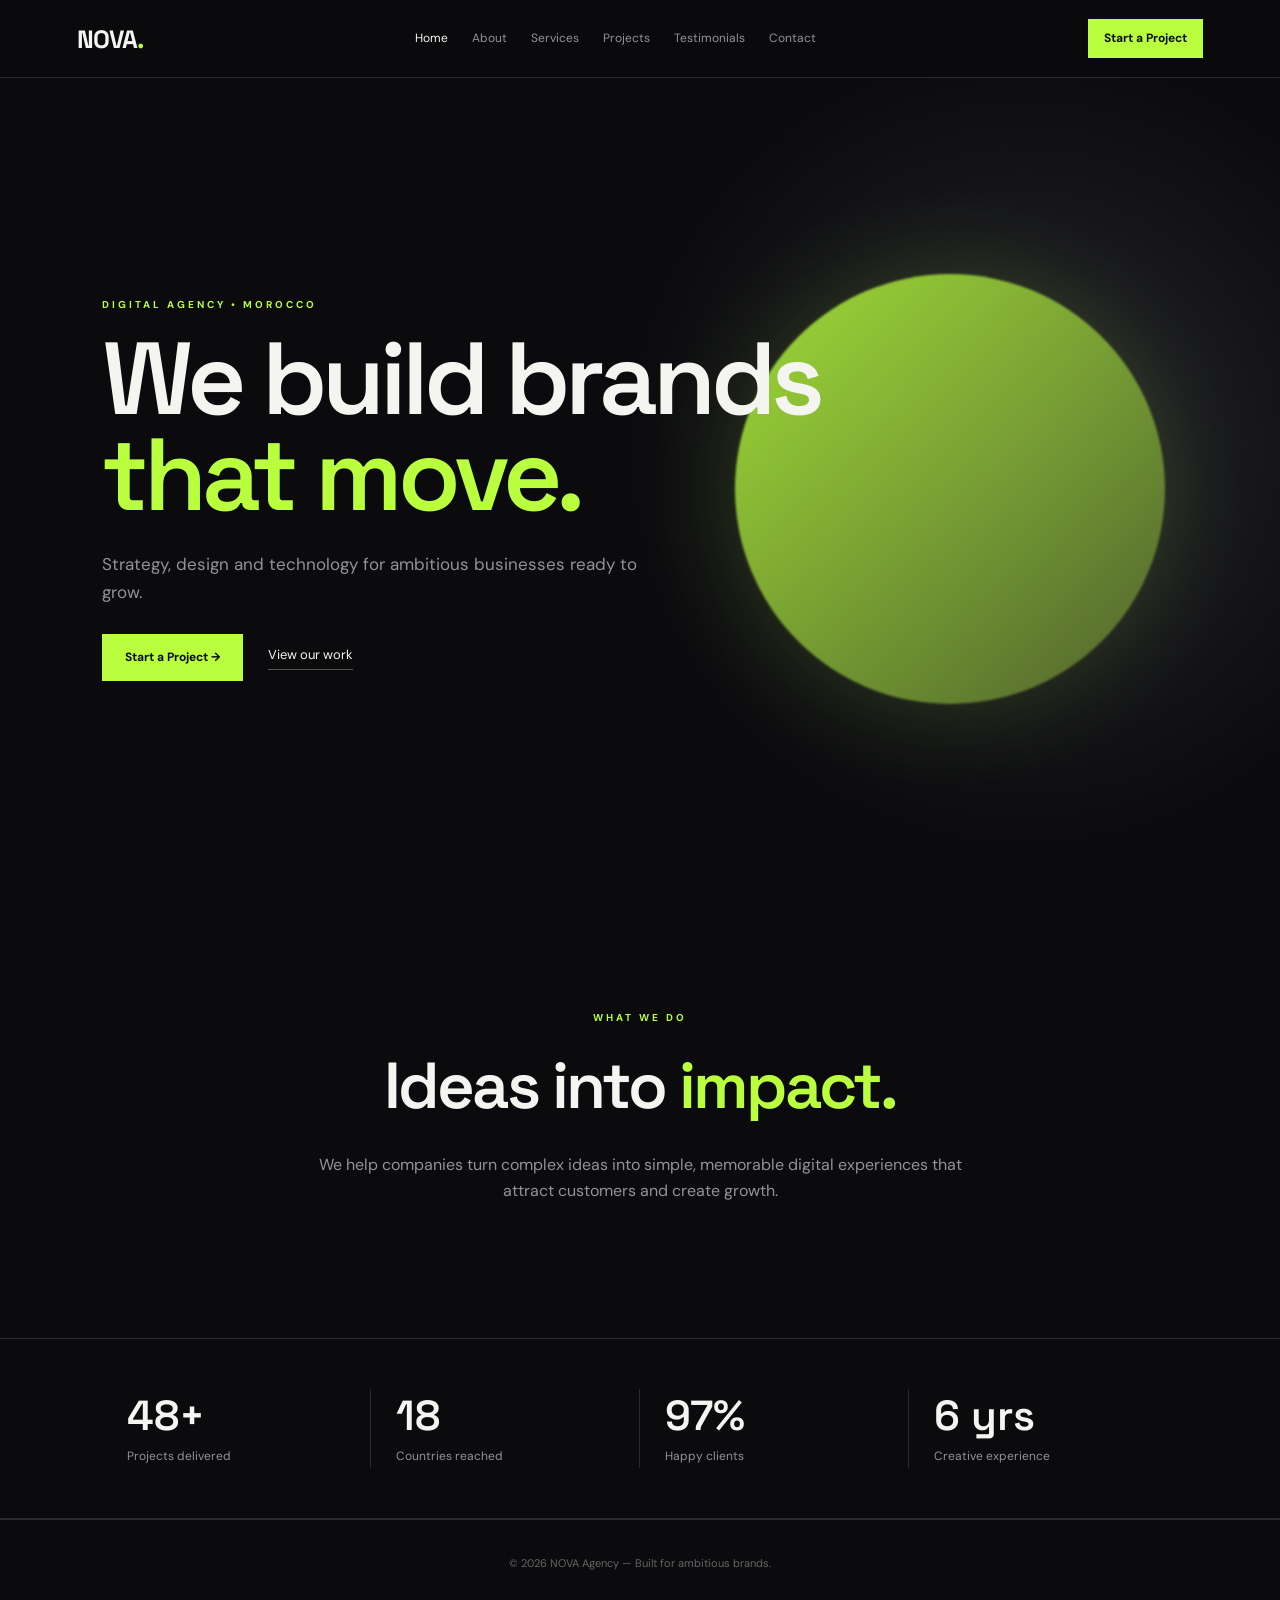
<file: index.html>
<!DOCTYPE html>
<html lang="en">
<head><meta charset="UTF-8"><link rel="icon" href="./N.jpg" type="image/jpeg"><meta name="viewport" content="width=device-width,initial-scale=1.0"><title>NOVA — Digital Agency</title><link rel="stylesheet" href="style.css"></head>
<body>
<header class="header"><a class="logo" href="index.html">NOVA<span>.</span></a><nav><a class="active" href="index.html">Home</a><a href="about.html">About</a><a href="services.html">Services</a><a href="projects.html">Projects</a><a href="testimonials.html">Testimonials</a><a href="contact.html">Contact</a></nav><a class="btn small" href="contact.html">Start a Project</a></header>
<main>
<section class="hero"><div class="hero-copy reveal"><p class="eyebrow">DIGITAL AGENCY • MOROCCO</p><h1>We build brands<br><em>that move.</em></h1><p class="hero-text">Strategy, design and technology for ambitious businesses ready to grow.</p><div class="actions"><a class="btn" href="contact.html">Start a Project →</a><a class="ghost" href="projects.html">View our work</a></div></div><div class="orb"></div></section>
<section class="section intro reveal"><p class="eyebrow">WHAT WE DO</p><h2>Ideas into <em>impact.</em></h2><p>We help companies turn complex ideas into simple, memorable digital experiences that attract customers and create growth.</p></section>
<section class="stats"><div><b>48+</b><span>Projects delivered</span></div><div><b>18</b><span>Countries reached</span></div><div><b>97%</b><span>Happy clients</span></div><div><b>6 yrs</b><span>Creative experience</span></div></section>
</main><footer>© 2026 NOVA Agency — Built for ambitious brands.</footer><script src="script.js"></script></body></html>
</file>
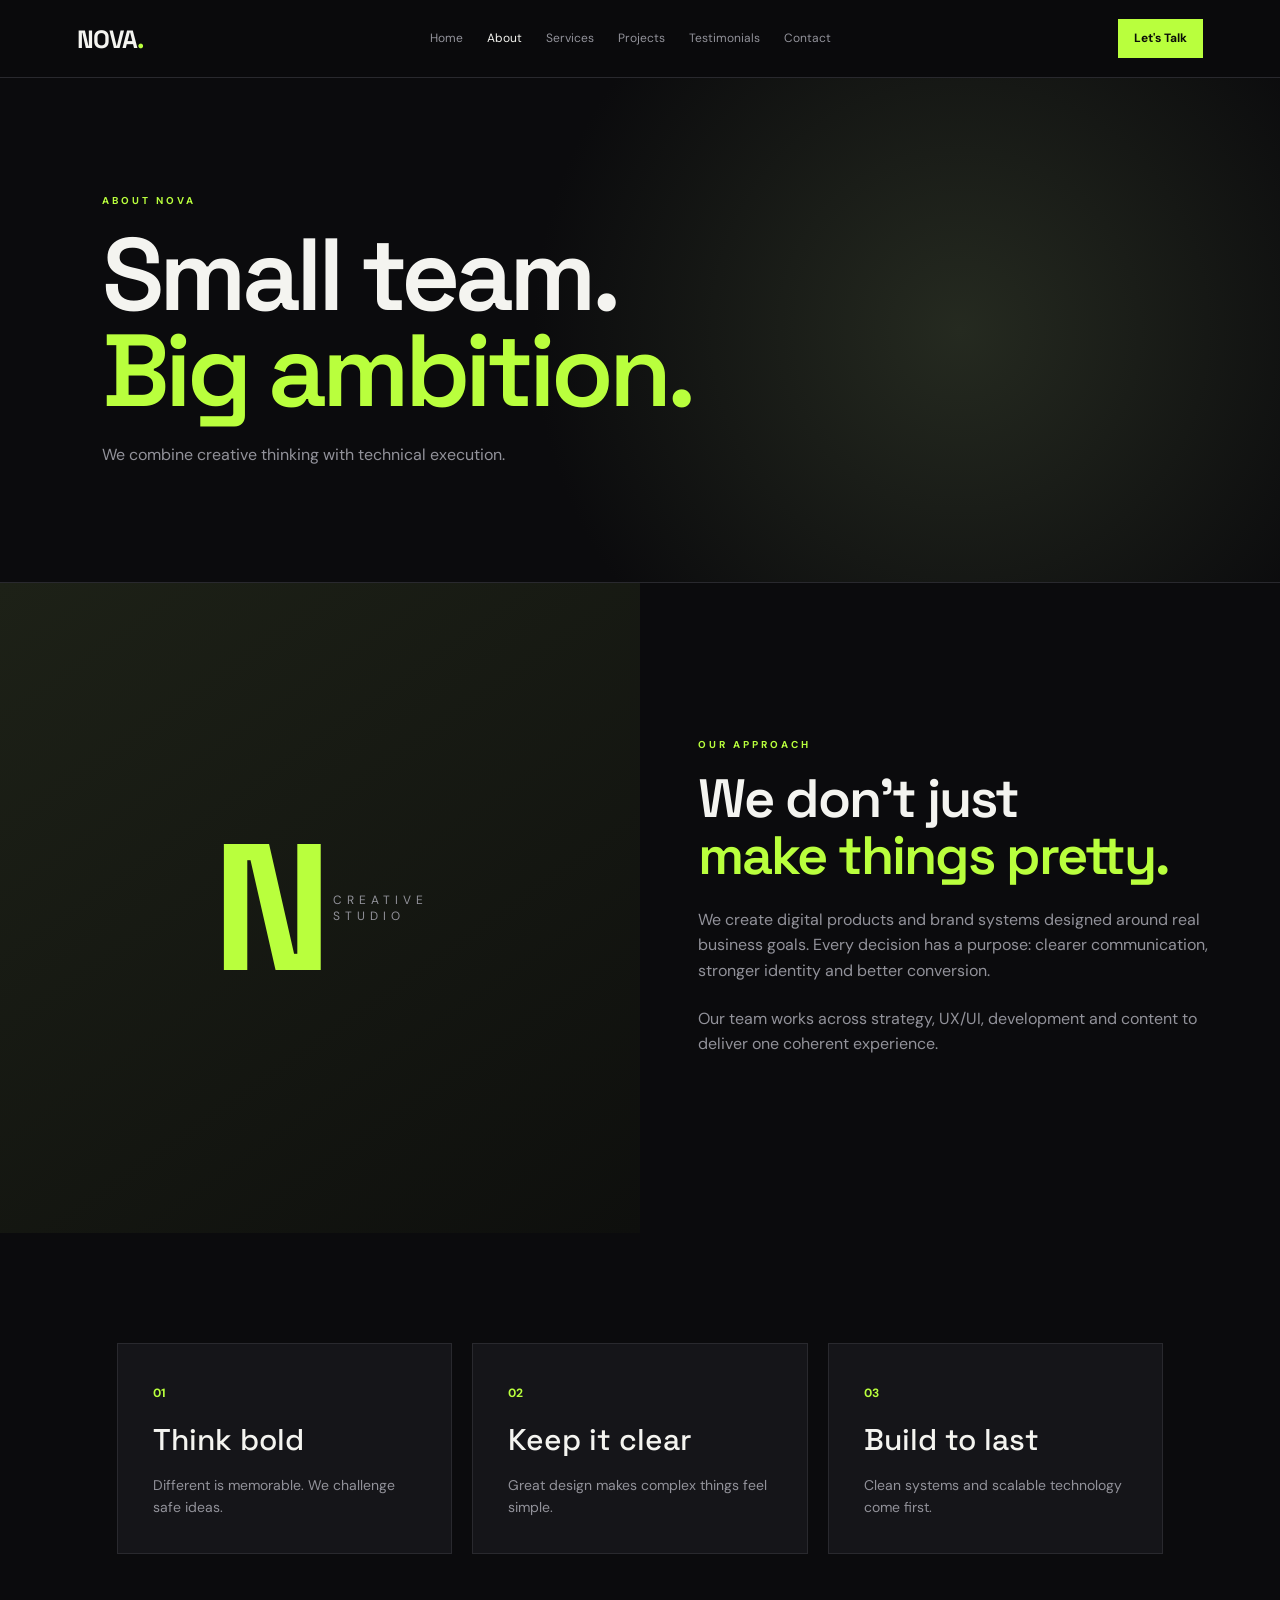
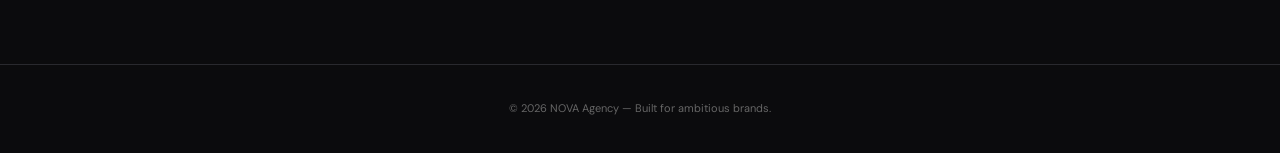
<file: about.html>
<!DOCTYPE html>
<html lang="en">
<head>
    <meta charset="UTF-8">
    <link rel="icon" href="./N.jpg" type="image/jpeg">
    <meta name="viewport" content="width=device-width,initial-scale=1.0"><title>NOVA — About</title><link rel="stylesheet" href="style.css"></head>
<body><header class="header"><a class="logo" href="index.html">NOVA<span>.</span></a><nav><a href="index.html">Home</a><a class="active" href="about.html">About</a><a href="services.html">Services</a><a href="projects.html">Projects</a><a href="testimonials.html">Testimonials</a><a href="contact.html">Contact</a></nav><a class="btn small" href="contact.html">Let's Talk</a></header>
<section class="page-hero"><p class="eyebrow">ABOUT NOVA</p><h1>Small team.<br><em>Big ambition.</em></h1><p>We combine creative thinking with technical execution.</p></section>
<main><section class="split reveal"><div class="visual visual-one">N<br><small>CREATIVE<br>STUDIO</small></div><div class="split-copy"><p class="eyebrow">OUR APPROACH</p><h2>We don't just<br><em>make things pretty.</em></h2><p>We create digital products and brand systems designed around real business goals. Every decision has a purpose: clearer communication, stronger identity and better conversion.</p><p>Our team works across strategy, UX/UI, development and content to deliver one coherent experience.</p></div></section>
<section class="section values"><div class="value reveal"><b>01</b><h3>Think bold</h3><p>Different is memorable. We challenge safe ideas.</p></div><div class="value reveal"><b>02</b><h3>Keep it clear</h3><p>Great design makes complex things feel simple.</p></div><div class="value reveal"><b>03</b><h3>Build to last</h3><p>Clean systems and scalable technology come first.</p></div></section></main><footer>© 2026 NOVA Agency — Built for ambitious brands.</footer><script src="script.js"></script></body></html>
</file>
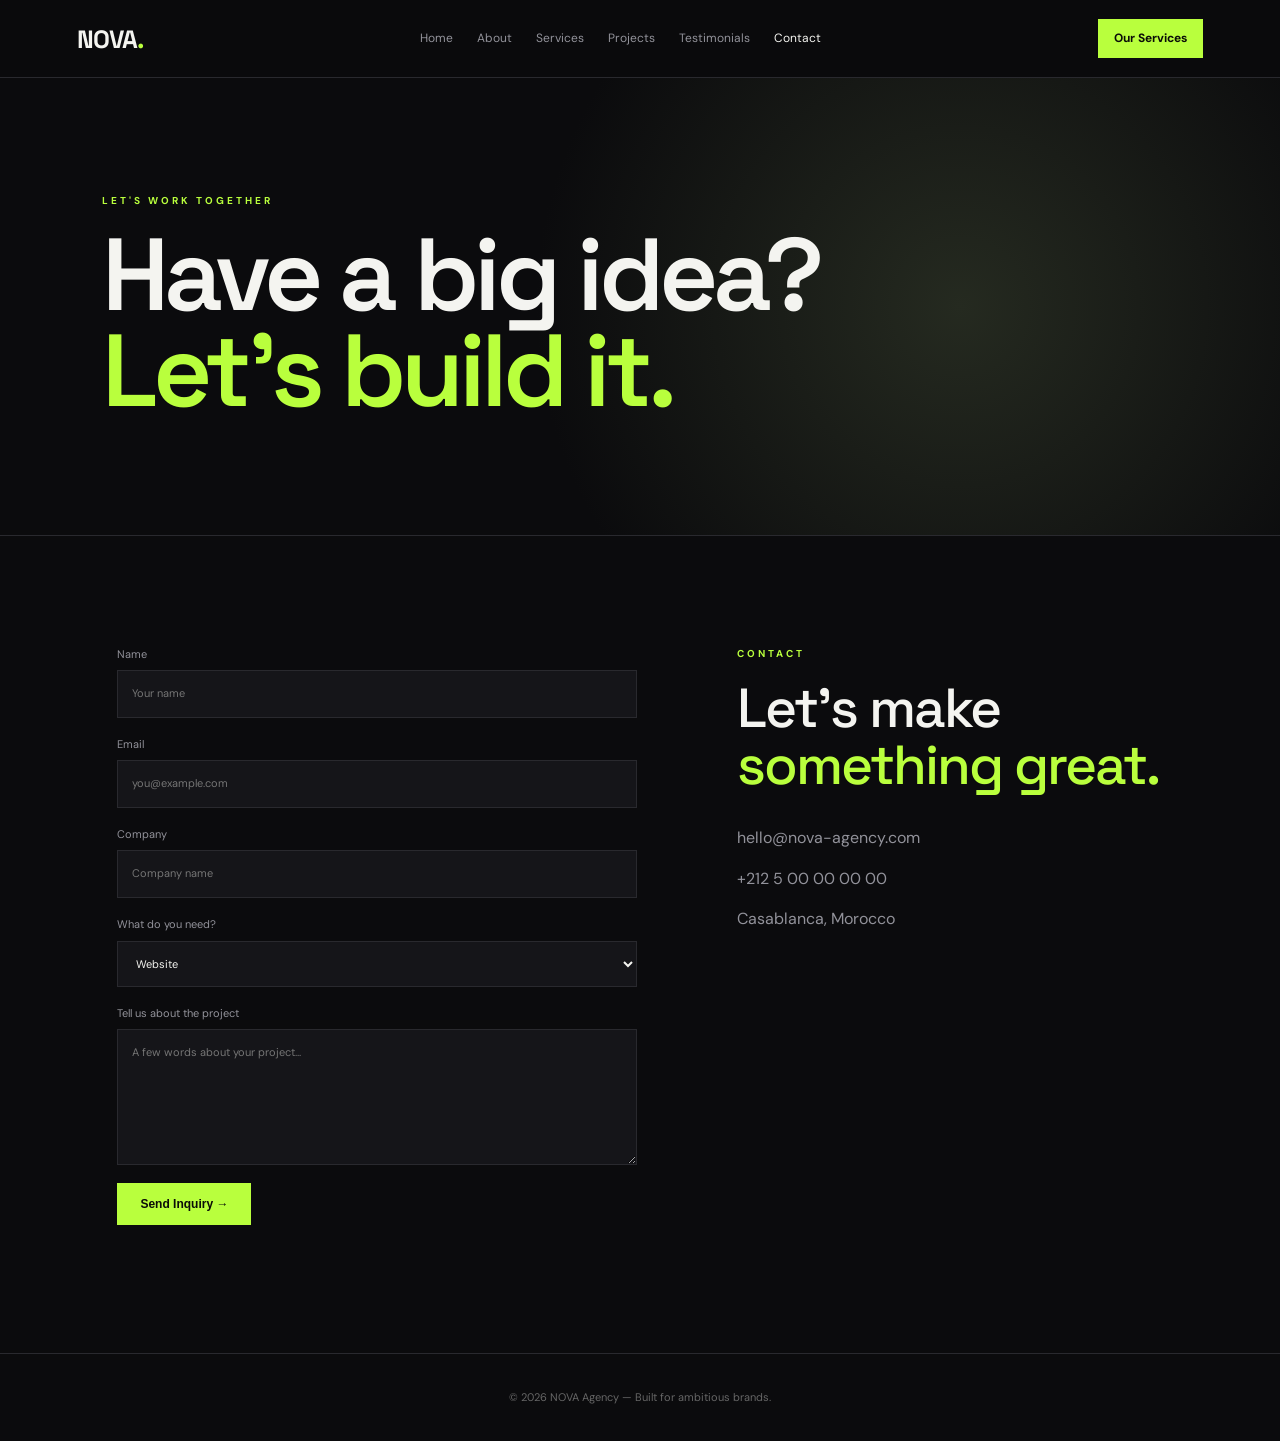
<file: contact.html>
<!DOCTYPE html>
<html lang="en"><head><link rel="icon" href="./N.jpg" type="image/jpeg"><meta charset="UTF-8"><meta name="viewport" content="width=device-width,initial-scale=1.0"><title>NOVA — Contact</title><link rel="stylesheet" href="style.css"></head>
<body><header class="header"><a class="logo" href="index.html">NOVA<span>.</span></a><nav><a href="index.html">Home</a><a href="about.html">About</a><a href="services.html">Services</a><a href="projects.html">Projects</a><a href="testimonials.html">Testimonials</a><a class="active" href="contact.html">Contact</a></nav><a class="btn small" href="services.html">Our Services</a></header>
<section class="page-hero"><p class="eyebrow">LET'S WORK TOGETHER</p><h1>Have a big idea?<br><em>Let's build it.</em></h1></section>
<main class="section contact-grid"><form action="https://formspree.io/f/mzezbopy"  method="POST"  class="form reveal" onsubmit="return sendForm(event)"><label>Name<input required placeholder="Your name"></label><label>Email<input required type="email" placeholder="you@example.com"></label><label>Company<input placeholder="Company name"></label><label>What do you need?<select><option>Website</option><option>Brand Identity</option><option>UI/UX Design</option><option>Digital Strategy</option></select></label><label>Tell us about the project<textarea rows="6" placeholder="A few words about your project..."></textarea></label><button class="btn" type="submit">Send Inquiry →</button><p id="message"></p></form><aside class="contact-side reveal"><p class="eyebrow">CONTACT</p><h2>Let's make<br><em>something great.</em></h2><p>hello@nova-agency.com</p><p>+212 5 00 00 00 00</p><p>Casablanca, Morocco</p></aside></main><footer>© 2026 NOVA Agency — Built for ambitious brands.</footer><script src="script.js"></script></body></html>
</file>
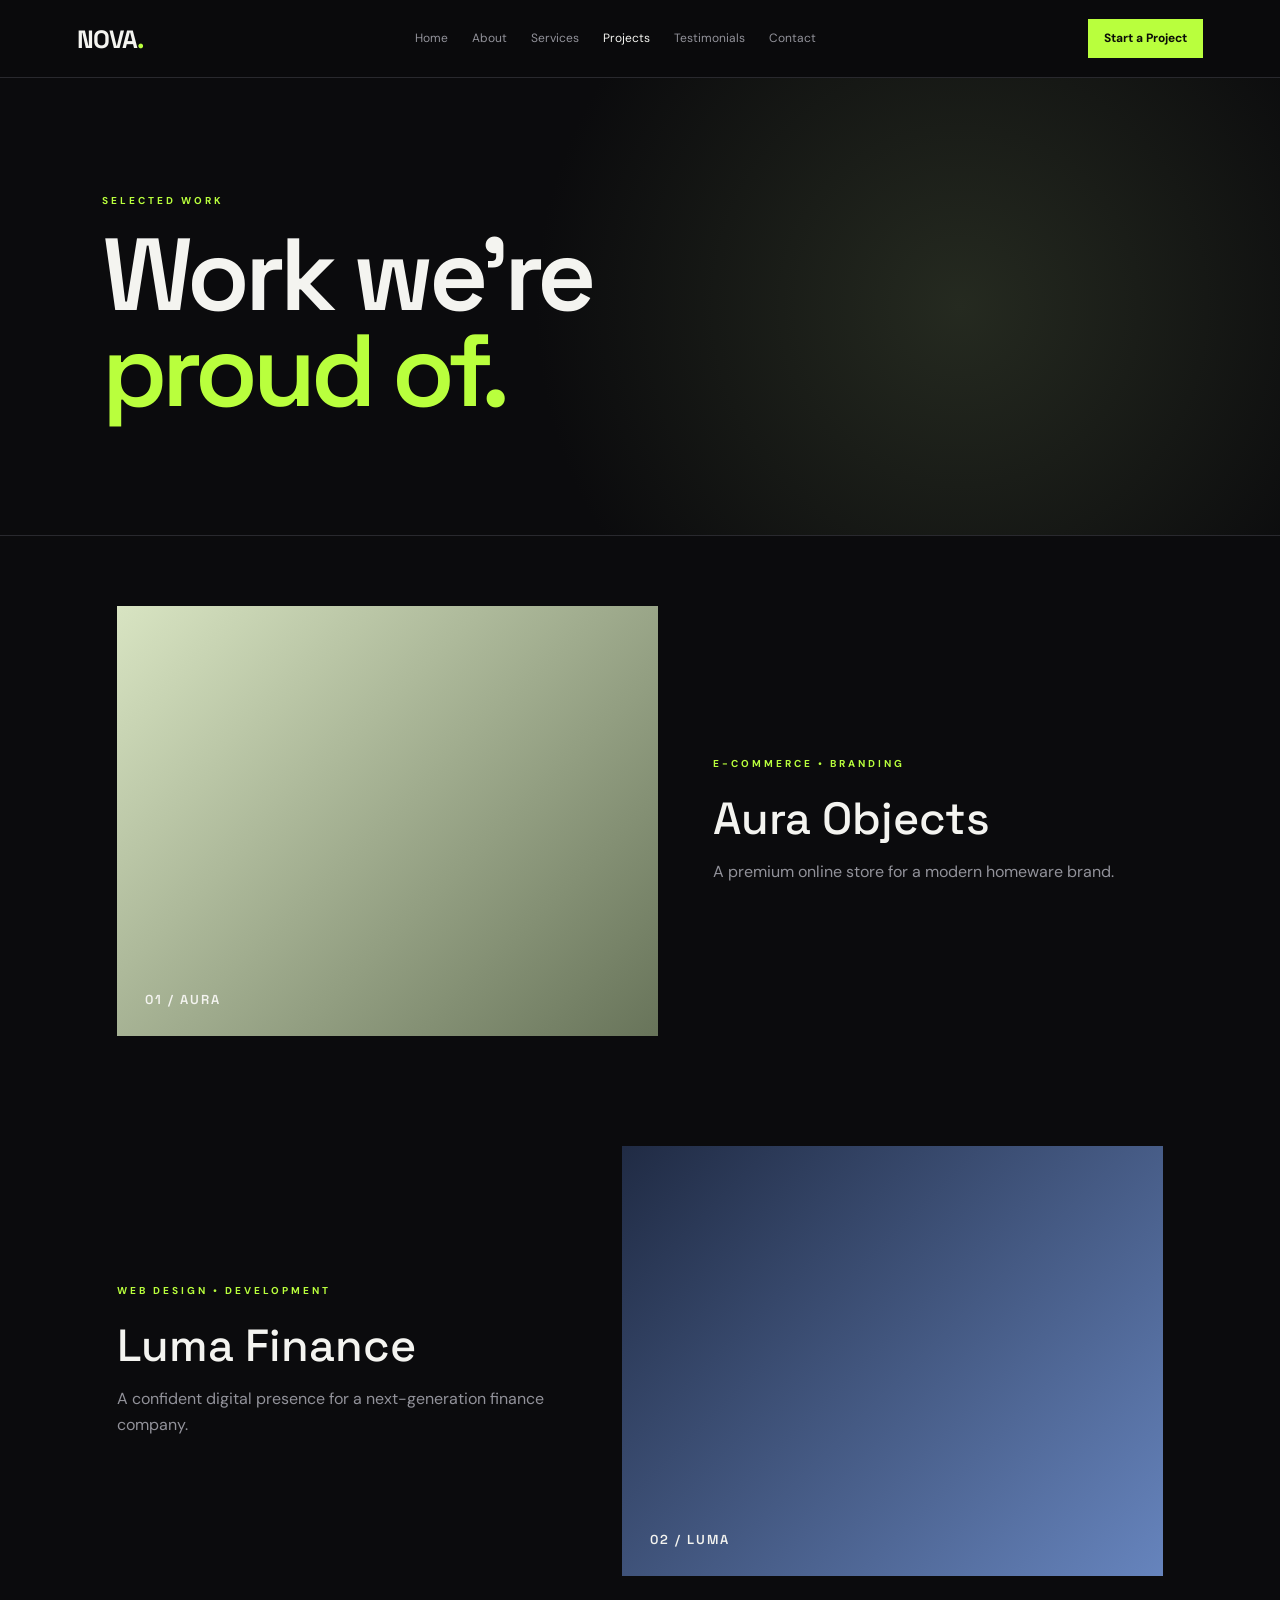
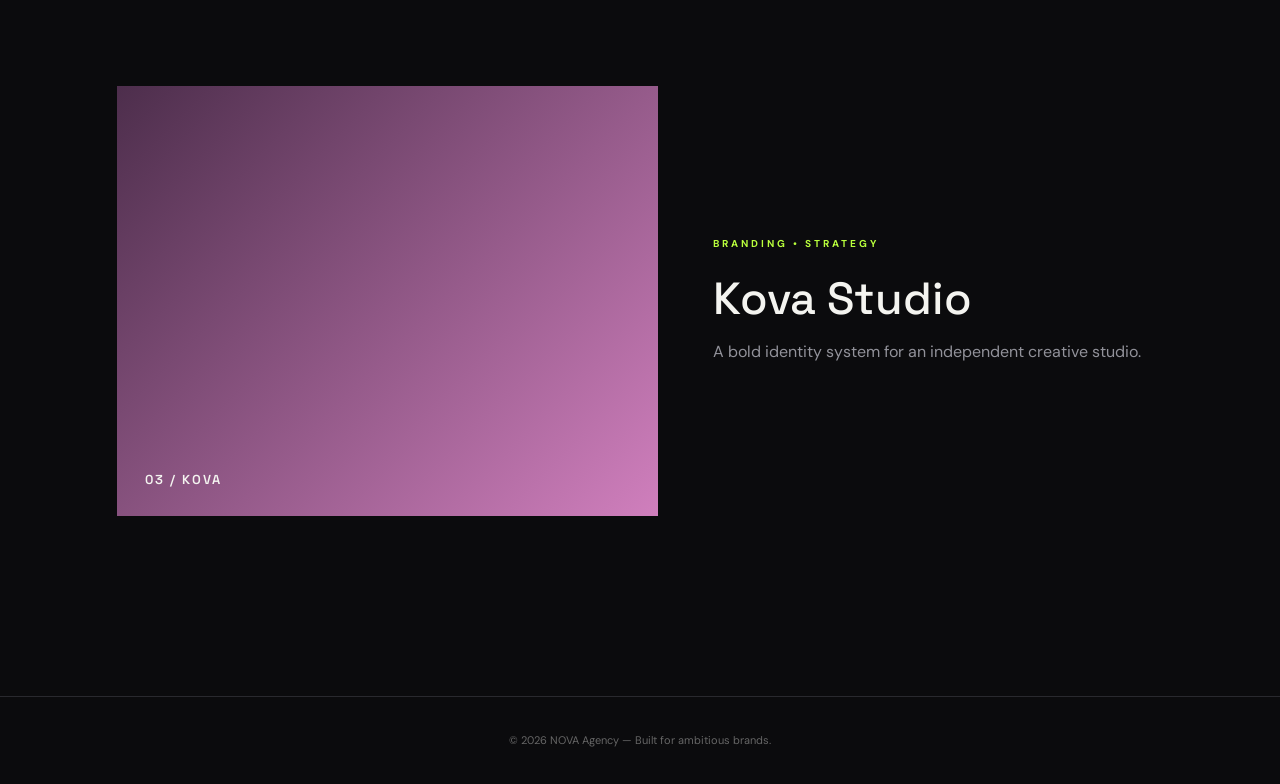
<file: projects.html>
<!DOCTYPE html>
<html lang="en"><head><link rel="icon" href="./N.jpg" type="image/jpeg"><meta charset="UTF-8"><meta name="viewport" content="width=device-width,initial-scale=1.0"><title>NOVA — Projects</title><link rel="stylesheet" href="style.css"></head>
<body><header class="header"><a class="logo" href="index.html">NOVA<span>.</span></a><nav><a href="index.html">Home</a><a href="about.html">About</a><a href="services.html">Services</a><a class="active" href="projects.html">Projects</a><a href="testimonials.html">Testimonials</a><a href="contact.html">Contact</a></nav><a class="btn small" href="contact.html">Start a Project</a></header>
<section class="page-hero"><p class="eyebrow">SELECTED WORK</p><h1>Work we're<br><em>proud of.</em></h1></section>
<main class="projects"><article class="project reveal"><div class="project-art art-a"><span>01 / AURA</span></div><div><p class="eyebrow">E-COMMERCE • BRANDING</p><h2>Aura Objects</h2><p>A premium online store for a modern homeware brand.</p></div></article>
<article class="project reverse reveal"><div class="project-art art-b"><span>02 / LUMA</span></div><div><p class="eyebrow">WEB DESIGN • DEVELOPMENT</p><h2>Luma Finance</h2><p>A confident digital presence for a next-generation finance company.</p></div></article>
<article class="project reveal"><div class="project-art art-c"><span>03 / KOVA</span></div><div><p class="eyebrow">BRANDING • STRATEGY</p><h2>Kova Studio</h2><p>A bold identity system for an independent creative studio.</p></div></article></main><footer>© 2026 NOVA Agency — Built for ambitious brands.</footer><script src="script.js"></script></body></html>
</file>
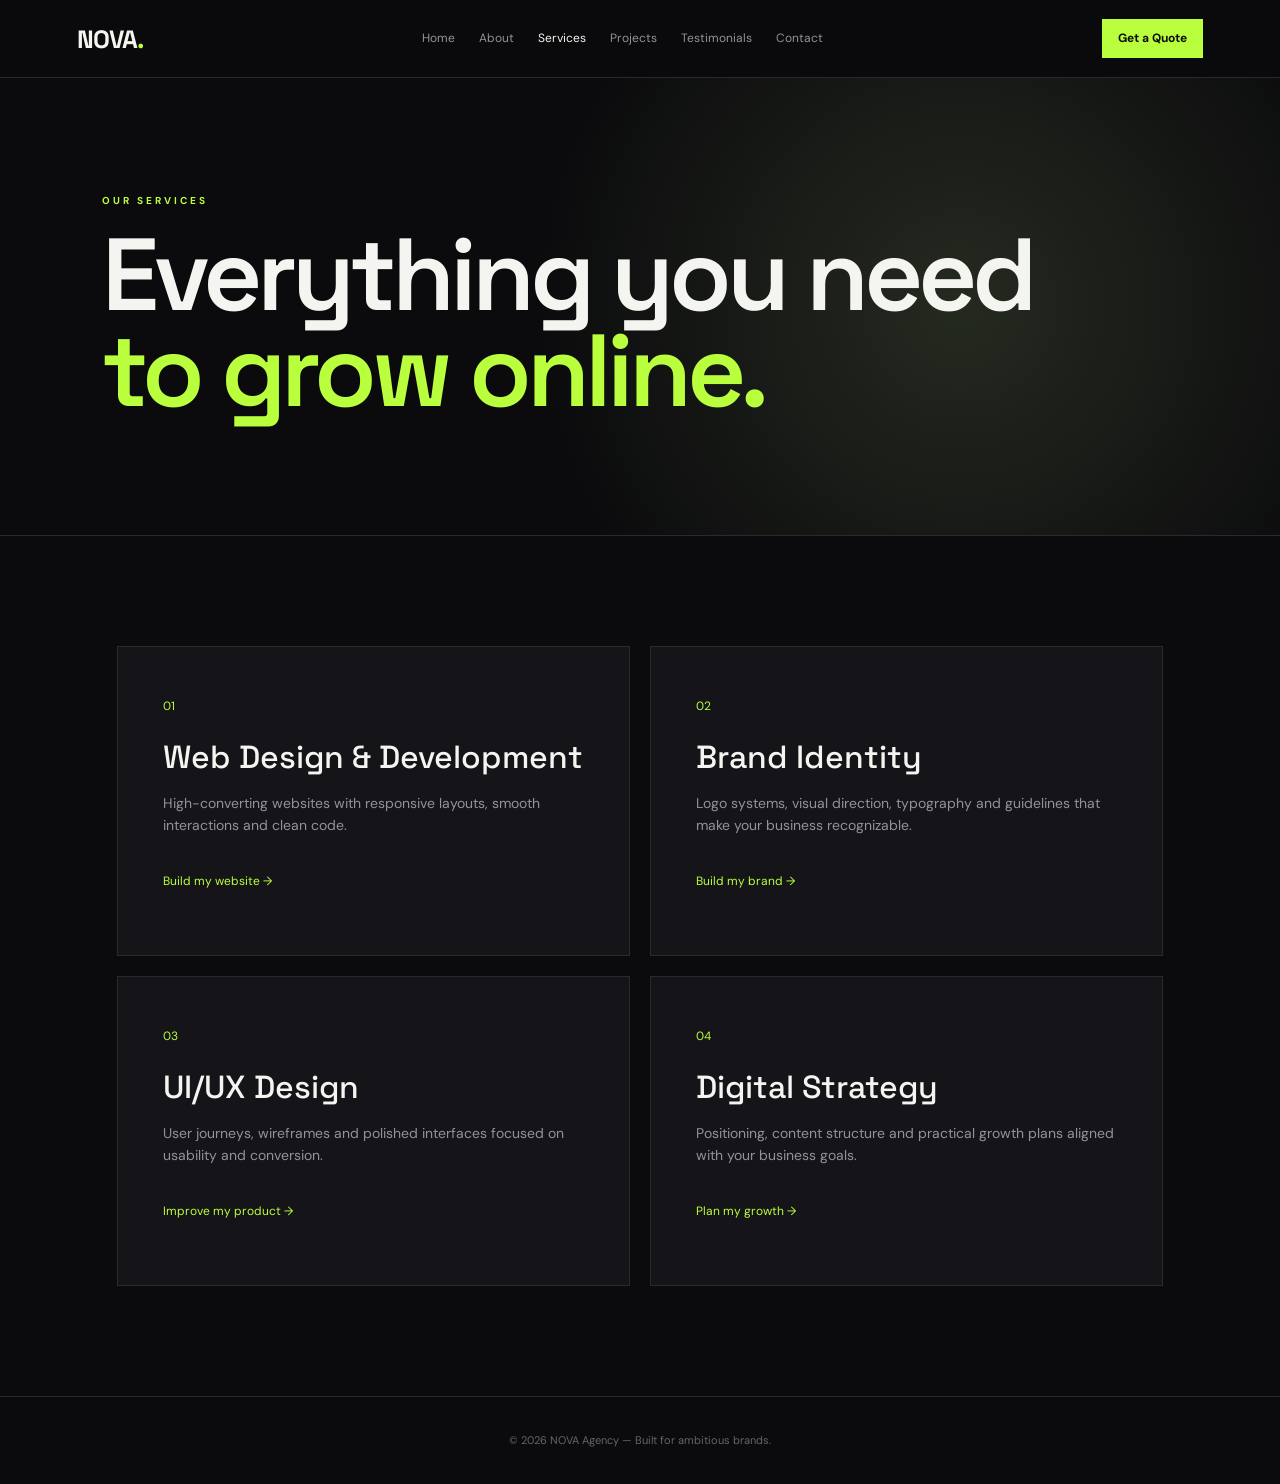
<file: services.html>
<!DOCTYPE html>
<html lang="en"><head><meta charset="UTF-8"><link rel="icon" href="./N.jpg" type="image/jpeg"><meta name="viewport" content="width=device-width,initial-scale=1.0"><title>NOVA — Services</title><link rel="stylesheet" href="style.css"></head>
<body><header class="header"><a class="logo" href="index.html">NOVA<span>.</span></a><nav><a href="index.html">Home</a><a href="about.html">About</a><a class="active" href="services.html">Services</a><a href="projects.html">Projects</a><a href="testimonials.html">Testimonials</a><a href="contact.html">Contact</a></nav><a class="btn small" href="contact.html">Get a Quote</a></header>
<section class="page-hero"><p class="eyebrow">OUR SERVICES</p><h1>Everything you need<br><em>to grow online.</em></h1></section>
<main class="section service-grid">
<article class="service reveal"><span>01</span><h2>Web Design & Development</h2><p>High-converting websites with responsive layouts, smooth interactions and clean code.</p><a href="contact.html">Build my website →</a></article>
<article class="service reveal"><span>02</span><h2>Brand Identity</h2><p>Logo systems, visual direction, typography and guidelines that make your business recognizable.</p><a href="contact.html">Build my brand →</a></article>
<article class="service reveal"><span>03</span><h2>UI/UX Design</h2><p>User journeys, wireframes and polished interfaces focused on usability and conversion.</p><a href="contact.html">Improve my product →</a></article>
<article class="service reveal"><span>04</span><h2>Digital Strategy</h2><p>Positioning, content structure and practical growth plans aligned with your business goals.</p><a href="contact.html">Plan my growth →</a></article>
</main><footer>© 2026 NOVA Agency — Built for ambitious brands.</footer><script src="script.js"></script></body></html>
</file>
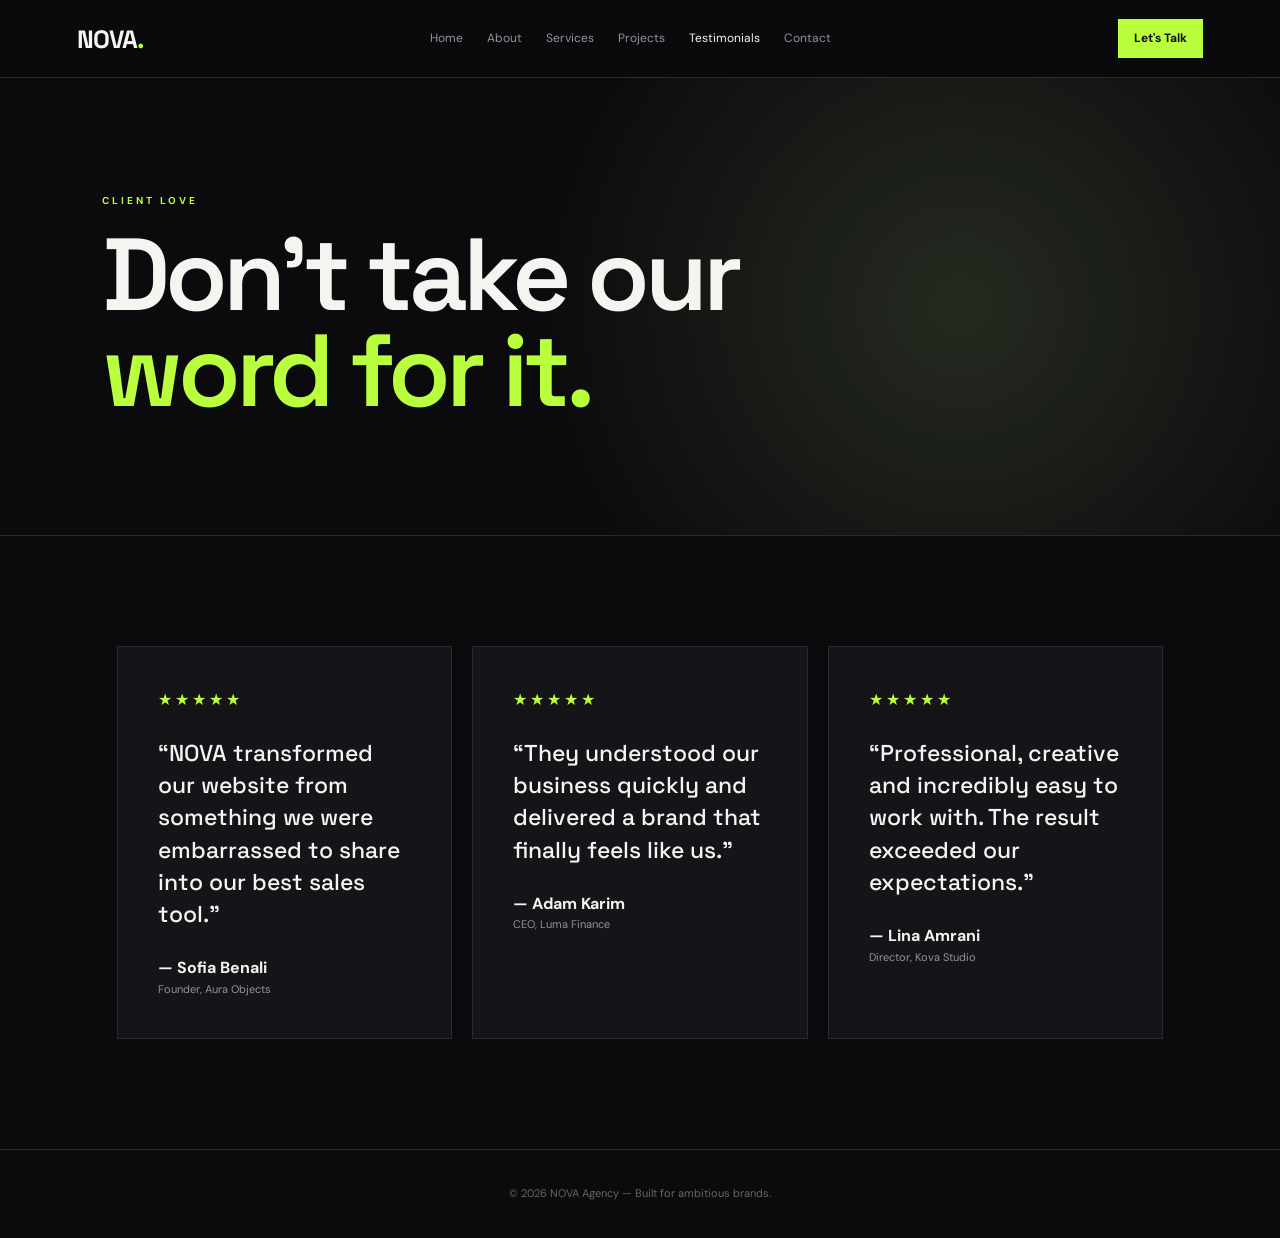
<file: testimonials.html>
<!DOCTYPE html>
<html lang="en"><head><meta charset="UTF-8"><link rel="icon" href="./N.jpg" type="image/jpeg"><meta name="viewport" content="width=device-width,initial-scale=1.0"><title>NOVA — Testimonials</title><link rel="stylesheet" href="style.css"></head>
<body><header class="header"><a class="logo" href="index.html">NOVA<span>.</span></a><nav><a href="index.html">Home</a><a href="about.html">About</a><a href="services.html">Services</a><a href="projects.html">Projects</a><a class="active" href="testimonials.html">Testimonials</a><a href="contact.html">Contact</a></nav><a class="btn small" href="contact.html">Let's Talk</a></header>
<section class="page-hero"><p class="eyebrow">CLIENT LOVE</p><h1>Don't take our<br><em>word for it.</em></h1></section>
<main class="section testimonials"><article class="quote reveal"><span>★★★★★</span><p>“NOVA transformed our website from something we were embarrassed to share into our best sales tool.”</p><b>— Sofia Benali</b><small>Founder, Aura Objects</small></article><article class="quote reveal"><span>★★★★★</span><p>“They understood our business quickly and delivered a brand that finally feels like us.”</p><b>— Adam Karim</b><small>CEO, Luma Finance</small></article><article class="quote reveal"><span>★★★★★</span><p>“Professional, creative and incredibly easy to work with. The result exceeded our expectations.”</p><b>— Lina Amrani</b><small>Director, Kova Studio</small></article></main><footer>© 2026 NOVA Agency — Built for ambitious brands.</footer><script src="script.js"></script></body></html>
</file>
<file: style.css>
@import url('https://fonts.googleapis.com/css2?family=DM+Sans:wght@400;500;600;700&family=Space+Grotesk:wght@400;500;600;700&display=swap');
:root{--bg:#0b0b0d;--card:#151519;--text:#f4f4f0;--muted:#92929a;--accent:#b9ff3d;--line:#29292e}*{box-sizing:border-box;margin:0;padding:0}body{background:var(--bg);color:var(--text);font-family:'DM Sans',sans-serif;line-height:1.6}a{text-decoration:none;color:inherit}.header{height:78px;padding:0 6%;display:flex;align-items:center;justify-content:space-between;border-bottom:1px solid var(--line);position:sticky;top:0;z-index:10;background:#0b0b0deF;backdrop-filter:blur(14px)}.logo{font:700 25px 'Space Grotesk';letter-spacing:-1px}.logo span{color:var(--accent)}nav{display:flex;gap:24px}nav a{font-size:12px;color:var(--muted);transition:.3s}nav a:hover,nav a.active{color:var(--text)}.btn{display:inline-block;background:var(--accent);color:#0b0d08;padding:13px 22px;border:1px solid var(--accent);font-size:12px;font-weight:700;transition:.3s}.btn:hover{transform:translateY(-3px);box-shadow:0 12px 35px #b9ff3d22}.btn.small{padding:9px 15px}.hero{min-height:calc(100vh - 78px);padding:8%;display:flex;align-items:center;position:relative;overflow:hidden;background:radial-gradient(circle at 80% 45%,#25252d 0,#0b0b0d 36%)}.hero-copy{max-width:800px;position:relative;z-index:2}.eyebrow{color:var(--accent);font-size:10px;letter-spacing:3px;font-weight:700;margin-bottom:18px}.hero h1,.page-hero h1{font:600 clamp(58px,8vw,110px)/.94 'Space Grotesk';letter-spacing:-5px}.hero h1 em,.page-hero h1 em,h2 em{font-style:normal;color:var(--accent)}.hero-text{color:var(--muted);font-size:17px;max-width:550px;margin:28px 0}.actions{display:flex;gap:25px;align-items:center}.ghost{font-size:13px;border-bottom:1px solid #555;padding-bottom:4px}.orb{position:absolute;width:430px;height:430px;border-radius:50%;right:9%;background:linear-gradient(135deg,#b9ff3d,#596f31);filter:blur(1px);opacity:.85;box-shadow:0 0 100px #b9ff3d33}.section{padding:110px 8%;max-width:1250px;margin:auto}.intro{text-align:center}.intro h2{font:600 65px 'Space Grotesk';letter-spacing:-3px}.intro>p:last-child{max-width:650px;margin:25px auto;color:var(--muted)}.stats{display:grid;grid-template-columns:repeat(4,1fr);border-top:1px solid var(--line);border-bottom:1px solid var(--line);padding:50px 8%}.stats div{padding:0 25px;border-right:1px solid var(--line)}.stats div:last-child{border:0}.stats b{display:block;font:600 42px 'Space Grotesk'}.stats span{font-size:12px;color:var(--muted)}.page-hero{padding:115px 8%;background:radial-gradient(circle at 75% 50%,#252a20,#0b0b0d 43%);border-bottom:1px solid var(--line)}.page-hero p:last-child{color:var(--muted);margin-top:22px}.split{display:grid;grid-template-columns:1fr 1fr;min-height:650px}.visual{display:flex;align-items:center;justify-content:center;background:linear-gradient(145deg,#1d2117,#0e0f0d);font:700 180px 'Space Grotesk';color:var(--accent)}.visual small{font:12px 'DM Sans';letter-spacing:5px;color:var(--muted);display:block}.split-copy{align-self:center;padding:9%}.split-copy h2{font:600 54px/1.05 'Space Grotesk';letter-spacing:-2px}.split-copy p:not(.eyebrow){color:var(--muted);margin:22px 0}.values{display:grid;grid-template-columns:repeat(3,1fr);gap:20px}.value{padding:35px;border:1px solid var(--line);background:var(--card);transition:.3s}.value:hover,.service:hover{transform:translateY(-7px);border-color:var(--accent)}.value b,.service span{color:var(--accent);font-size:12px}.value h3{font:500 30px 'Space Grotesk';margin:15px 0}.value p,.service p{color:var(--muted);font-size:14px}.service-grid{display:grid;grid-template-columns:1fr 1fr;gap:20px}.service{background:var(--card);border:1px solid var(--line);padding:45px;min-height:310px;transition:.3s}.service h2{font:500 32px 'Space Grotesk';margin:20px 0 15px}.service a{display:inline-block;margin-top:35px;color:var(--accent);font-size:12px}.projects{padding:70px 8%;max-width:1250px;margin:auto}.project{display:grid;grid-template-columns:1.2fr 1fr;gap:55px;align-items:center;margin-bottom:110px}.project.reverse{grid-template-columns:1fr 1.2fr}.project.reverse .project-art{order:2}.project h2{font:500 45px 'Space Grotesk';margin-bottom:12px}.project p:not(.eyebrow){color:var(--muted)}.project-art{height:430px;display:flex;align-items:flex-end;padding:28px;font:600 13px 'Space Grotesk';letter-spacing:2px;transition:.4s}.project-art:hover{transform:scale(.98)}.art-a{background:linear-gradient(135deg,#d8e4c2,#68745a)}.art-b{background:linear-gradient(135deg,#202b44,#6684bd)}.art-c{background:linear-gradient(135deg,#4d2e4c,#d07fbd)}.testimonials{display:grid;grid-template-columns:repeat(3,1fr);gap:20px}.quote{background:var(--card);border:1px solid var(--line);padding:40px}.quote>span{color:var(--accent);letter-spacing:3px}.quote p{font:500 23px/1.4 'Space Grotesk';margin:25px 0}.quote b,.quote small{display:block}.quote small{color:var(--muted);font-size:11px}.contact-grid{display:grid;grid-template-columns:1.1fr .9fr;gap:100px}.form{display:grid;gap:18px}.form label{display:grid;gap:7px;color:var(--muted);font-size:11px}.form input,.form select,.form textarea{background:var(--card);border:1px solid var(--line);color:var(--text);padding:14px;font:inherit;outline:0}.form input:focus,.form select:focus,.form textarea:focus{border-color:var(--accent)}.form button{width:max-content;cursor:pointer}.contact-side h2{font:500 55px/1.05 'Space Grotesk';letter-spacing:-2px;margin-bottom:30px}.contact-side p:not(.eyebrow){color:var(--muted);margin:15px 0}#message{color:var(--accent);font-size:12px}footer{text-align:center;border-top:1px solid var(--line);padding:35px;color:#666;font-size:11px}.reveal{opacity:0;transform:translateY(28px);transition:.8s}.reveal.show{opacity:1;transform:none}@media(max-width:900px){nav{display:none}.header>.btn{display:none}.orb{width:280px;height:280px;right:-80px;opacity:.45}.stats,.values,.testimonials,.service-grid,.contact-grid,.split{grid-template-columns:1fr}.stats{gap:30px}.stats div{border:0}.split{min-height:0}.visual{min-height:430px}.project,.project.reverse{grid-template-columns:1fr}.project.reverse .project-art{order:0}.project-art{height:330px}.section{padding:75px 6%}}@media(max-width:600px){.hero{padding:18% 6%}.hero h1,.page-hero h1{font-size:55px;letter-spacing:-3px}.hero-text{font-size:15px}.actions{flex-direction:column;align-items:flex-start}.page-hero{padding:80px 6%}.intro h2{font-size:48px}.service,.value,.quote{padding:28px}.project{margin-bottom:75px}.project h2{font-size:36px}.visual{font-size:120px}}
</file>
